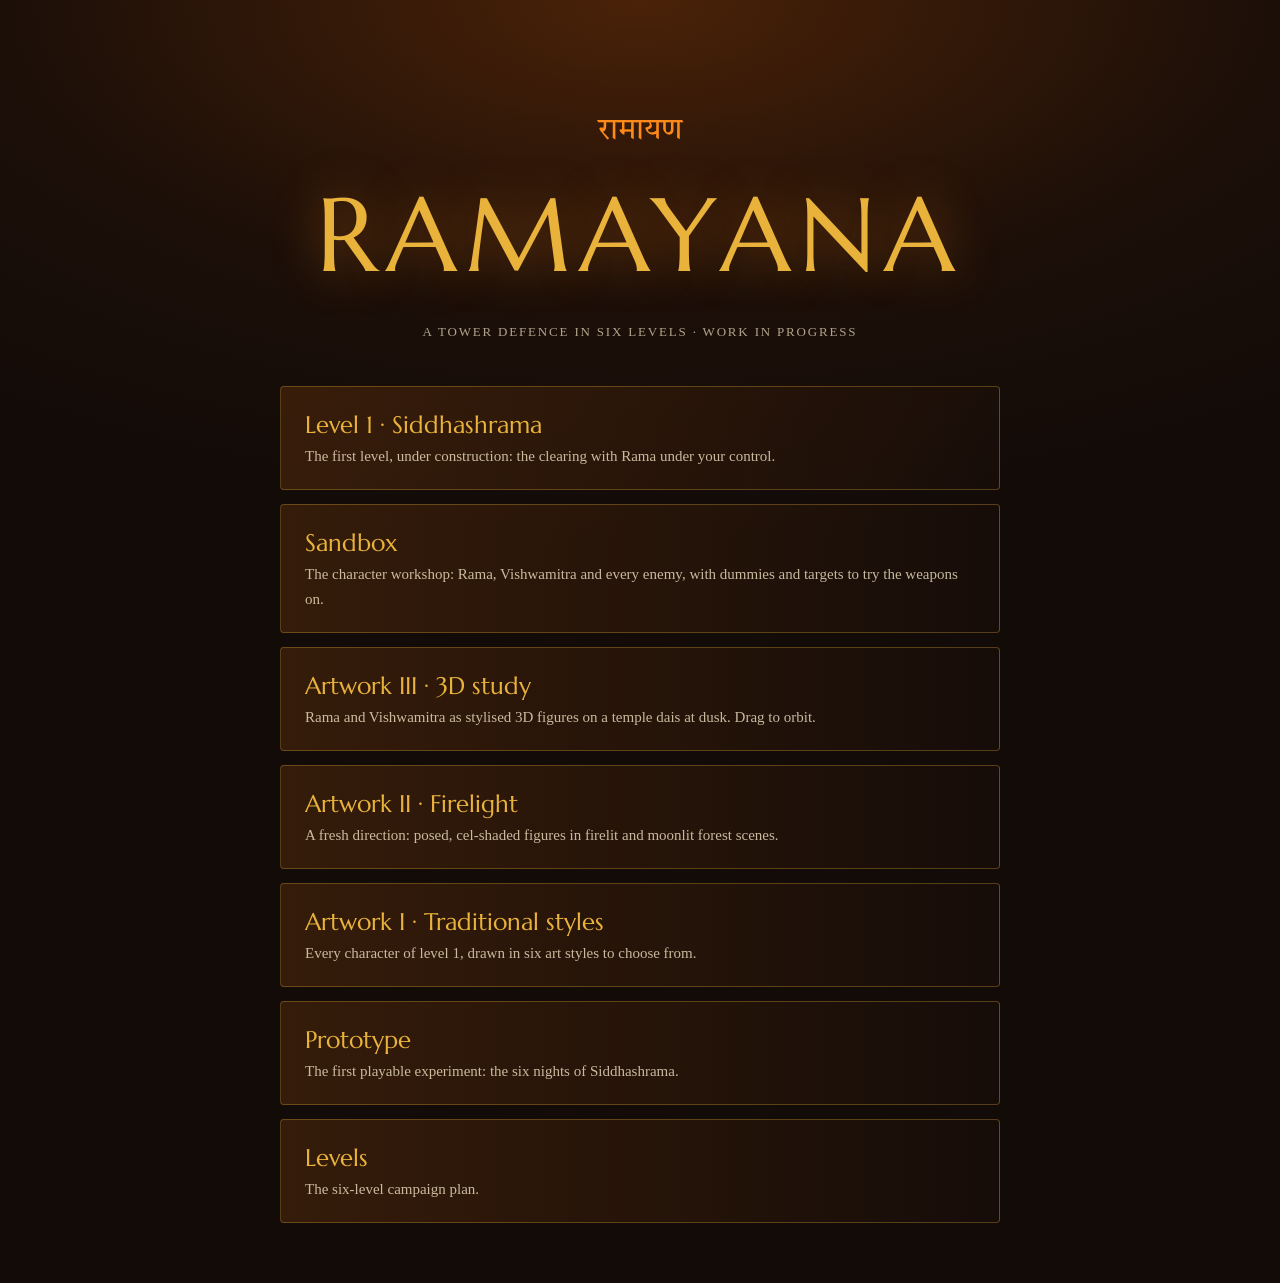
<file: index.html>
<!doctype html>
<html lang="en">
<head>
<meta charset="utf-8">
<meta name="viewport" content="width=device-width,initial-scale=1">
<title>Ramayana: The Six Nights</title>
<link href="https://fonts.googleapis.com/css2?family=Marcellus&family=Tiro+Devanagari+Sanskrit&display=swap" rel="stylesheet">
<link rel="stylesheet" href="site.css?v=7">
</head>
<body class="home">
<main>
  <p class="dev" lang="sa">रामायण</p>
  <h1>RAMAYANA</h1>
  <p class="tag">A tower defence in six levels · work in progress</p>
  <nav>
    <a href="level1.html"><b>Level 1 · Siddhashrama</b><span>The first level, under construction: the clearing with Rama under your control.</span></a>
    <a href="sandbox.html"><b>Sandbox</b><span>The character workshop: Rama, Vishwamitra and every enemy, with dummies and targets to try the weapons on.</span></a>
    <a href="art3d.html"><b>Artwork III · 3D study</b><span>Rama and Vishwamitra as stylised 3D figures on a temple dais at dusk. Drag to orbit.</span></a>
    <a href="firelight.html"><b>Artwork II · Firelight</b><span>A fresh direction: posed, cel-shaded figures in firelit and moonlit forest scenes.</span></a>
    <a href="art.html"><b>Artwork I · Traditional styles</b><span>Every character of level 1, drawn in six art styles to choose from.</span></a>
    <a href="game.html"><b>Prototype</b><span>The first playable experiment: the six nights of Siddhashrama.</span></a>
    <a href="levels.html"><b>Levels</b><span>The six-level campaign plan.</span></a>
  </nav>
</main>
</body>
</html>
</file>
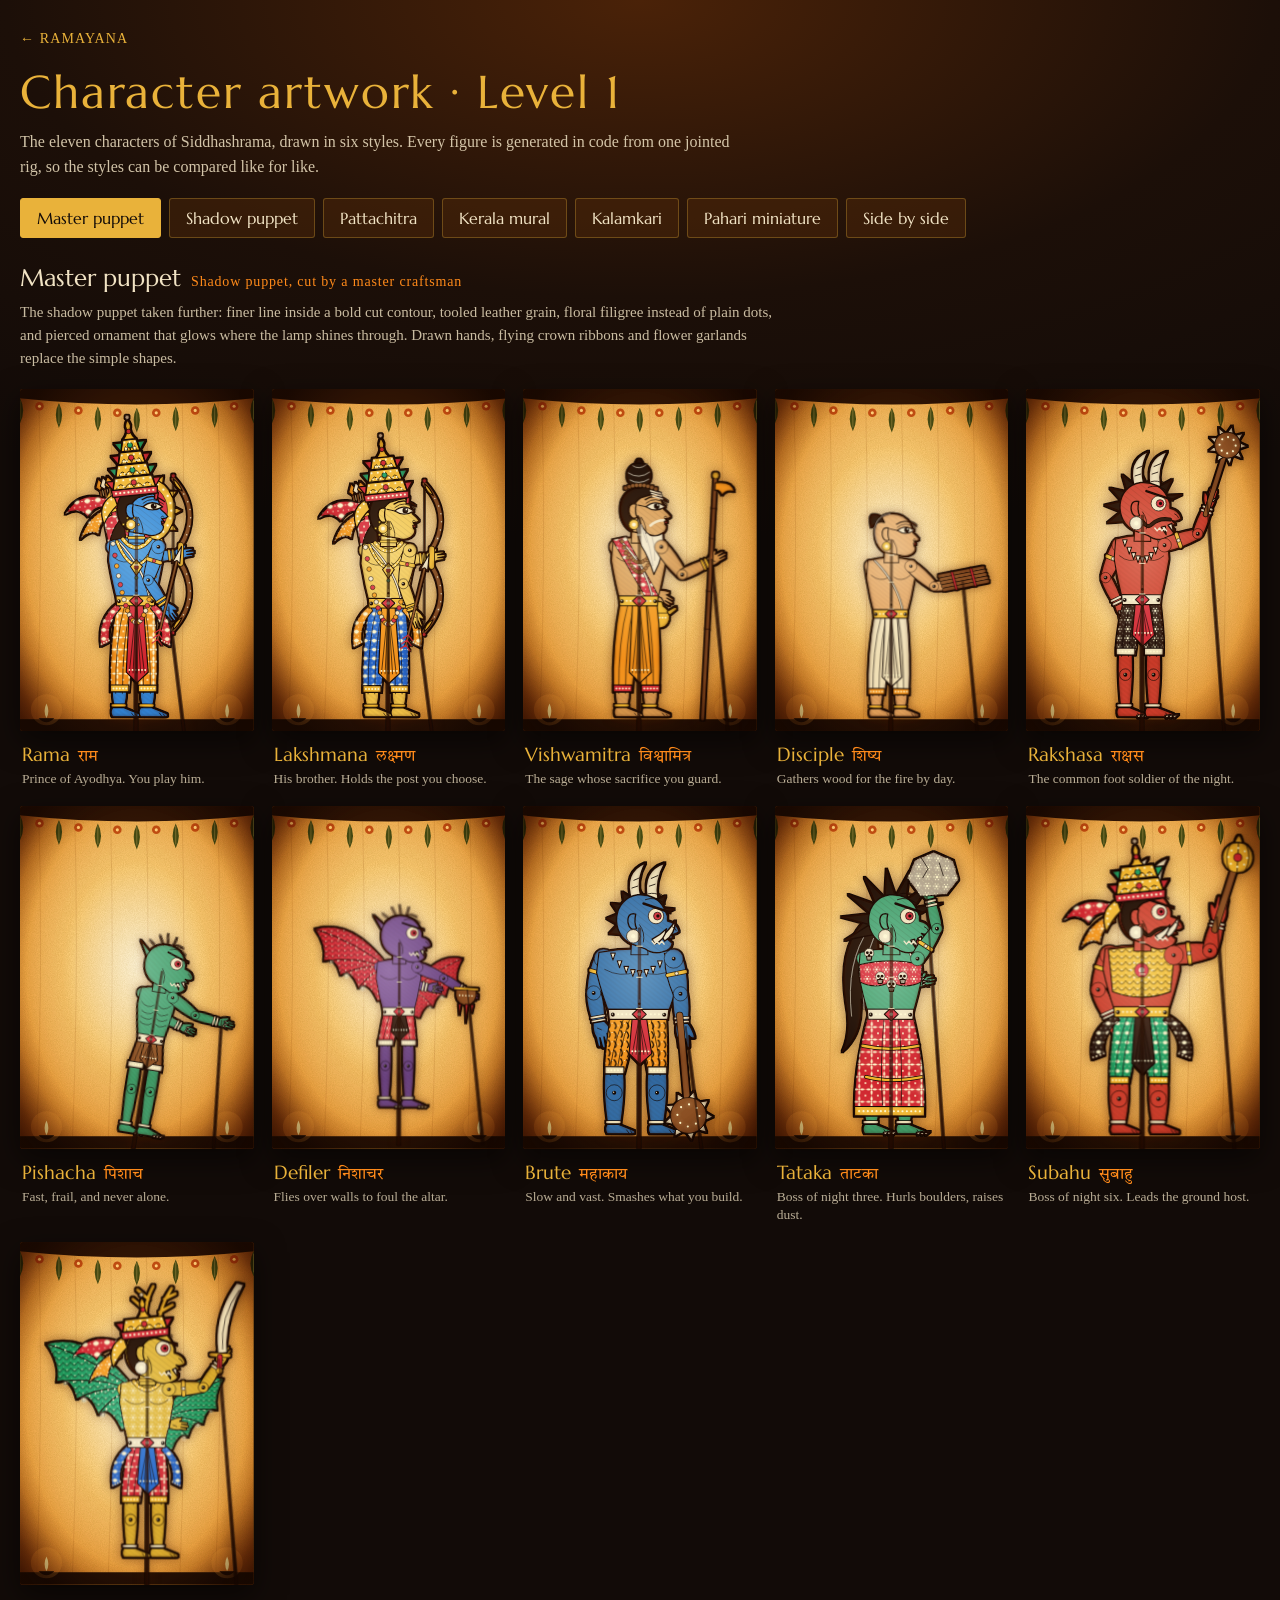
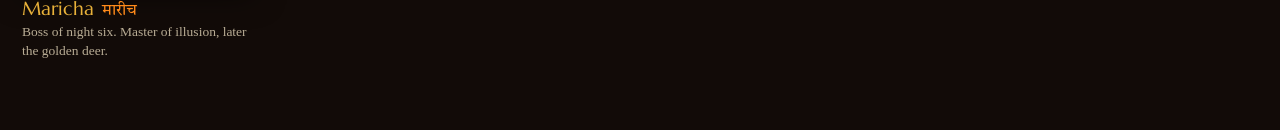
<file: art.html>
<!doctype html>
<html lang="en">
<head>
<meta charset="utf-8">
<meta name="viewport" content="width=device-width,initial-scale=1">
<title>Artwork · Ramayana</title>
<link href="https://fonts.googleapis.com/css2?family=Marcellus&family=Tiro+Devanagari+Sanskrit&display=swap" rel="stylesheet">
<link rel="stylesheet" href="site.css?v=5">
</head>
<body class="page">
<header>
  <a href="index.html">← RAMAYANA</a>
  <h1>Character artwork · Level 1</h1>
  <p class="lede">The eleven characters of Siddhashrama, drawn in six styles. Every figure is generated in code from one jointed rig, so the styles can be compared like for like.</p>
  <div class="tabs" id="tabs"></div>
</header>
<section class="about" id="about"></section>
<main class="grid" id="grid"></main>
<script src="src/art.js?v=6"></script>
<script>
document.body.insertAdjacentHTML('afterbegin', Art.defs());
const tabs = document.getElementById('tabs'), grid = document.getElementById('grid'), about = document.getElementById('about');
const ids = ['master', ...Object.keys(Art.STYLES).filter(k => k !== 'master'), 'compare'];
function show(id) {
  location.hash = id;
  [...tabs.children].forEach(b => b.classList.toggle('on', b.dataset.id === id));
  grid.classList.toggle('compare', id === 'compare');
  if (id === 'compare') {
    about.innerHTML = '<h2>Side by side</h2><p>A hero, a common enemy and a boss in each style, left to right: ' + Object.values(Art.STYLES).map(s => s.name).join(', ') + '.</p>';
    grid.innerHTML = ['rama', 'rak', 'tataka'].map(cid => { const c = Art.CAST.find(x => x.id === cid); return Object.keys(Art.STYLES).map(sid => `<figure class="card">${Art.svg(c, sid)}<figcaption><small>${c.name} · ${Art.STYLES[sid].name}</small></figcaption></figure>`).join(''); }).join('');
    return;
  }
  const st = Art.STYLES[id];
  about.innerHTML = `<h2>${st.name}<small>${st.sub}</small></h2><p>${st.blurb}</p>`;
  grid.innerHTML = Art.CAST.map(c => `<figure class="card">${Art.svg(c, id)}<figcaption><b>${c.name}</b><span class="dev" lang="sa">${c.dev}</span><small>${c.role}</small></figcaption></figure>`).join('');
}
tabs.innerHTML = ids.map(id => `<button data-id="${id}">${id === 'compare' ? 'Side by side' : Art.STYLES[id].name}</button>`).join('');
tabs.onclick = e => { if (e.target.dataset.id) show(e.target.dataset.id); };
show(ids.includes(location.hash.slice(1)) ? location.hash.slice(1) : 'master');
</script>
</body>
</html>
</file>
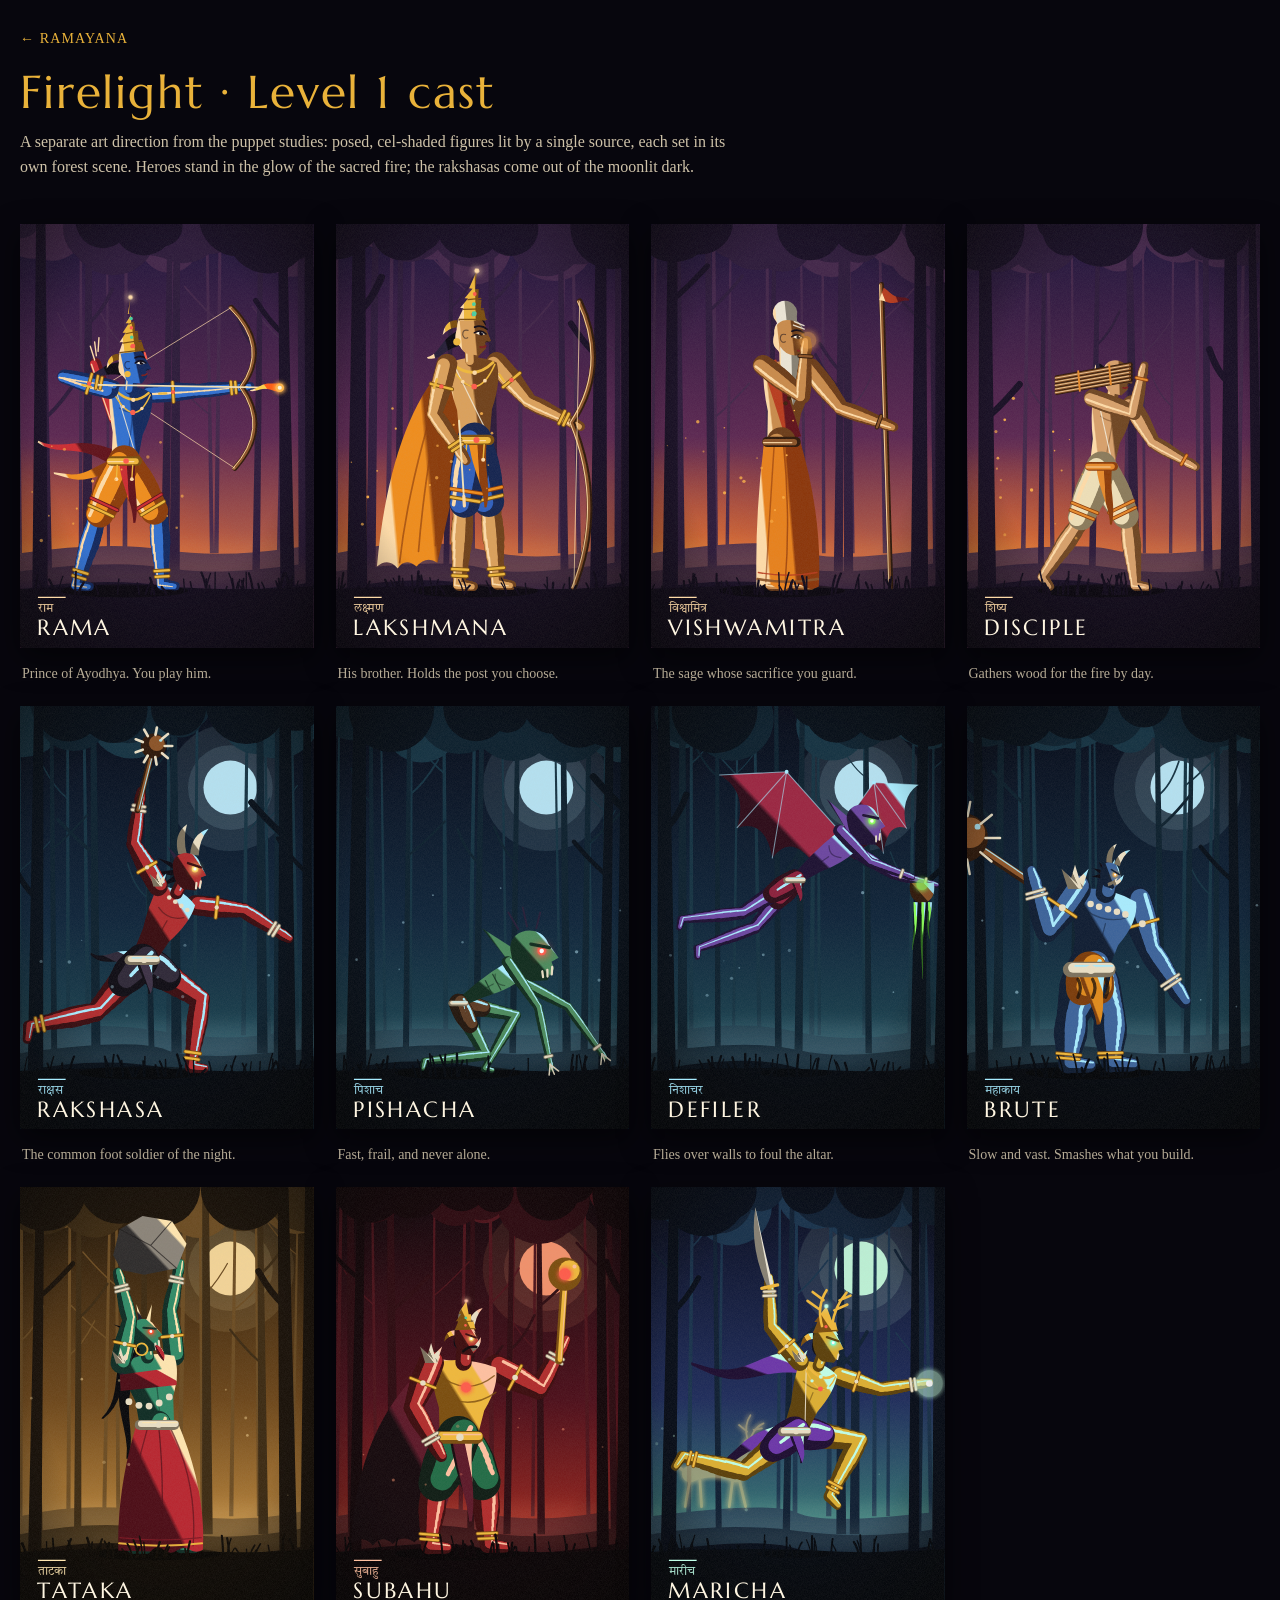
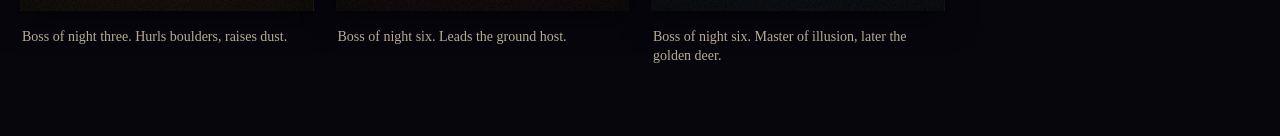
<file: firelight.html>
<!doctype html>
<html lang="en">
<head>
<meta charset="utf-8">
<meta name="viewport" content="width=device-width,initial-scale=1">
<title>Firelight · Ramayana</title>
<link href="https://fonts.googleapis.com/css2?family=Marcellus&family=Tiro+Devanagari+Sanskrit&display=swap" rel="stylesheet">
<link rel="stylesheet" href="site.css?v=7">
<style>
  body.fl { background: #07060d; }
  .fl .grid { grid-template-columns: repeat(auto-fill, minmax(270px, 1fr)); gap: 22px; }
  .fl .card svg { border-radius: 2px; }
  .fl .card small { padding-top: 8px; font-size: 14px; }
</style>
</head>
<body class="page fl">
<header>
  <a href="index.html">← RAMAYANA</a>
  <h1>Firelight · Level 1 cast</h1>
  <p class="lede">A separate art direction from the puppet studies: posed, cel-shaded figures lit by a single source, each set in its own forest scene. Heroes stand in the glow of the sacred fire; the rakshasas come out of the moonlit dark.</p>
</header>
<main class="grid" id="grid"></main>
<script src="src/firelight.js?v=11"></script>
<script>
document.body.insertAdjacentHTML('afterbegin', Fire.defs());
document.getElementById('grid').innerHTML = Fire.CAST.map((c, i) => `<figure class="card">${Fire.card(c, i)}<figcaption><small>${c.role}</small></figcaption></figure>`).join('');
</script>
</body>
</html>
</file>
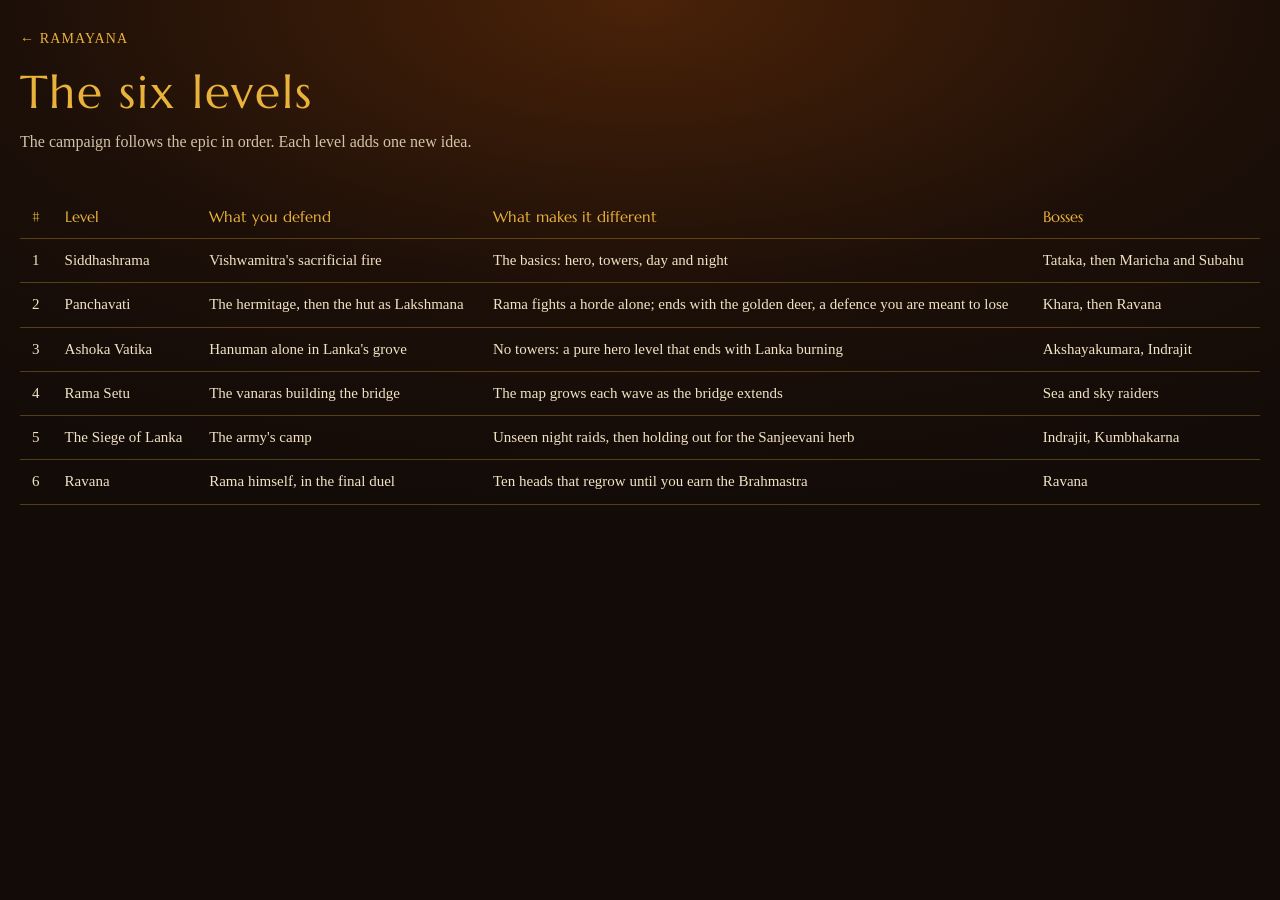
<file: levels.html>
<!doctype html>
<html lang="en">
<head>
<meta charset="utf-8">
<meta name="viewport" content="width=device-width,initial-scale=1">
<title>Levels · Ramayana</title>
<link href="https://fonts.googleapis.com/css2?family=Marcellus&family=Tiro+Devanagari+Sanskrit&display=swap" rel="stylesheet">
<link rel="stylesheet" href="site.css?v=3">
</head>
<body class="page">
<header><a href="index.html">← RAMAYANA</a><h1>The six levels</h1>
<p class="lede">The campaign follows the epic in order. Each level adds one new idea.</p></header>
<div class="about">
<table>
<tr><th>#</th><th>Level</th><th>What you defend</th><th>What makes it different</th><th>Bosses</th></tr>
<tr><td>1</td><td>Siddhashrama</td><td>Vishwamitra's sacrificial fire</td><td>The basics: hero, towers, day and night</td><td>Tataka, then Maricha and Subahu</td></tr>
<tr><td>2</td><td>Panchavati</td><td>The hermitage, then the hut as Lakshmana</td><td>Rama fights a horde alone; ends with the golden deer, a defence you are meant to lose</td><td>Khara, then Ravana</td></tr>
<tr><td>3</td><td>Ashoka Vatika</td><td>Hanuman alone in Lanka's grove</td><td>No towers: a pure hero level that ends with Lanka burning</td><td>Akshayakumara, Indrajit</td></tr>
<tr><td>4</td><td>Rama Setu</td><td>The vanaras building the bridge</td><td>The map grows each wave as the bridge extends</td><td>Sea and sky raiders</td></tr>
<tr><td>5</td><td>The Siege of Lanka</td><td>The army's camp</td><td>Unseen night raids, then holding out for the Sanjeevani herb</td><td>Indrajit, Kumbhakarna</td></tr>
<tr><td>6</td><td>Ravana</td><td>Rama himself, in the final duel</td><td>Ten heads that regrow until you earn the Brahmastra</td><td>Ravana</td></tr>
</table>
</div>
</body>
</html>
</file>
<file: site.css>
:root { --gold: #e9b23a; --ink: #120b08; --paper: #f1e3c4; --saffron: #ff8a1a; --line: rgba(233, 178, 58, .3); }
* { box-sizing: border-box; }
html { background: var(--ink); }
body { margin: 0; min-height: 100vh; color: var(--paper); font: 16px/1.55 Georgia, serif;
  background: radial-gradient(ellipse 90% 60% at 50% 0, #4a2208 0, #1c0f08 55%, var(--ink) 100%) fixed; }
h1, h2, b, .tabs button, nav a b { font-family: Marcellus, Georgia, serif; font-weight: 400; }
a { color: var(--gold); }
.dev { font-family: 'Tiro Devanagari Sanskrit', serif; }

/* home */
.home main { max-width: 760px; margin: 0 auto; padding: 12vh 20px 60px; text-align: center; }
.home .dev { font-size: 30px; color: var(--saffron); margin: 0; }
.home h1 { font-size: clamp(48px, 12vw, 104px); letter-spacing: .08em; margin: 0; color: var(--gold); text-shadow: 0 0 50px rgba(255, 140, 30, .45); }
.tag { letter-spacing: .14em; text-transform: uppercase; font-size: 13px; opacity: .7; margin: 6px 0 44px; }
nav { display: grid; gap: 14px; text-align: left; }
nav a { display: block; padding: 20px 24px; border: 1px solid var(--line); border-radius: 4px; text-decoration: none; color: var(--paper);
  background: linear-gradient(90deg, rgba(120, 60, 15, .35), rgba(40, 20, 10, .2)); transition: border-color .2s, transform .2s; }
nav a:hover { border-color: var(--gold); transform: translateX(4px); }
nav a b { display: block; font-size: 24px; color: var(--gold); }
nav a span { opacity: .8; font-size: 15px; }

/* inner pages */
.page header { max-width: 1280px; margin: 0 auto; padding: 26px 20px 8px; }
.page header a { font-size: 14px; text-decoration: none; letter-spacing: .08em; }
.page h1 { font-size: clamp(30px, 5vw, 46px); margin: 6px 0 2px; color: var(--gold); letter-spacing: .04em; }
.page .lede { max-width: 720px; opacity: .85; margin: 0 0 18px; }
.tabs { display: flex; flex-wrap: wrap; gap: 8px; }
.tabs button { padding: 9px 16px; font-size: 16px; border-radius: 3px; cursor: pointer; color: var(--paper); background: rgba(90, 45, 12, .4); border: 1px solid var(--line); }
.tabs button.on { background: var(--gold); color: var(--ink); border-color: var(--gold); }
.about { max-width: 1280px; margin: 0 auto; padding: 14px 20px 0; }
.about h2 { margin: 0; font-size: 24px; color: var(--paper); }
.about h2 small { font: 14px Georgia, serif; color: var(--saffron); letter-spacing: .06em; margin-left: 10px; }
.about p { max-width: 760px; margin: 4px 0 0; opacity: .82; font-size: 15px; }
.grid { max-width: 1280px; margin: 0 auto; padding: 18px 20px 70px; display: grid; gap: 18px; grid-template-columns: repeat(auto-fill, minmax(215px, 1fr)); }
.card { margin: 0; }
.card svg { display: block; width: 100%; height: auto; border-radius: 3px; box-shadow: 0 10px 30px rgba(0, 0, 0, .55); }
.card figcaption { padding: 9px 2px 0; }
.card b { font-size: 19px; color: var(--gold); }
.card .dev { margin-left: 8px; color: var(--saffron); font-size: 16px; }
.card small { display: block; opacity: .75; font-size: 13.5px; line-height: 1.35; }
.grid.compare { grid-template-columns: repeat(6, minmax(140px, 1fr)); overflow-x: auto; }
table { border-collapse: collapse; width: 100%; font-size: 15px; }
th, td { text-align: left; padding: 10px 12px; border-bottom: 1px solid var(--line); vertical-align: top; }
th { font-family: Marcellus, serif; font-weight: 400; color: var(--gold); }
</file>
